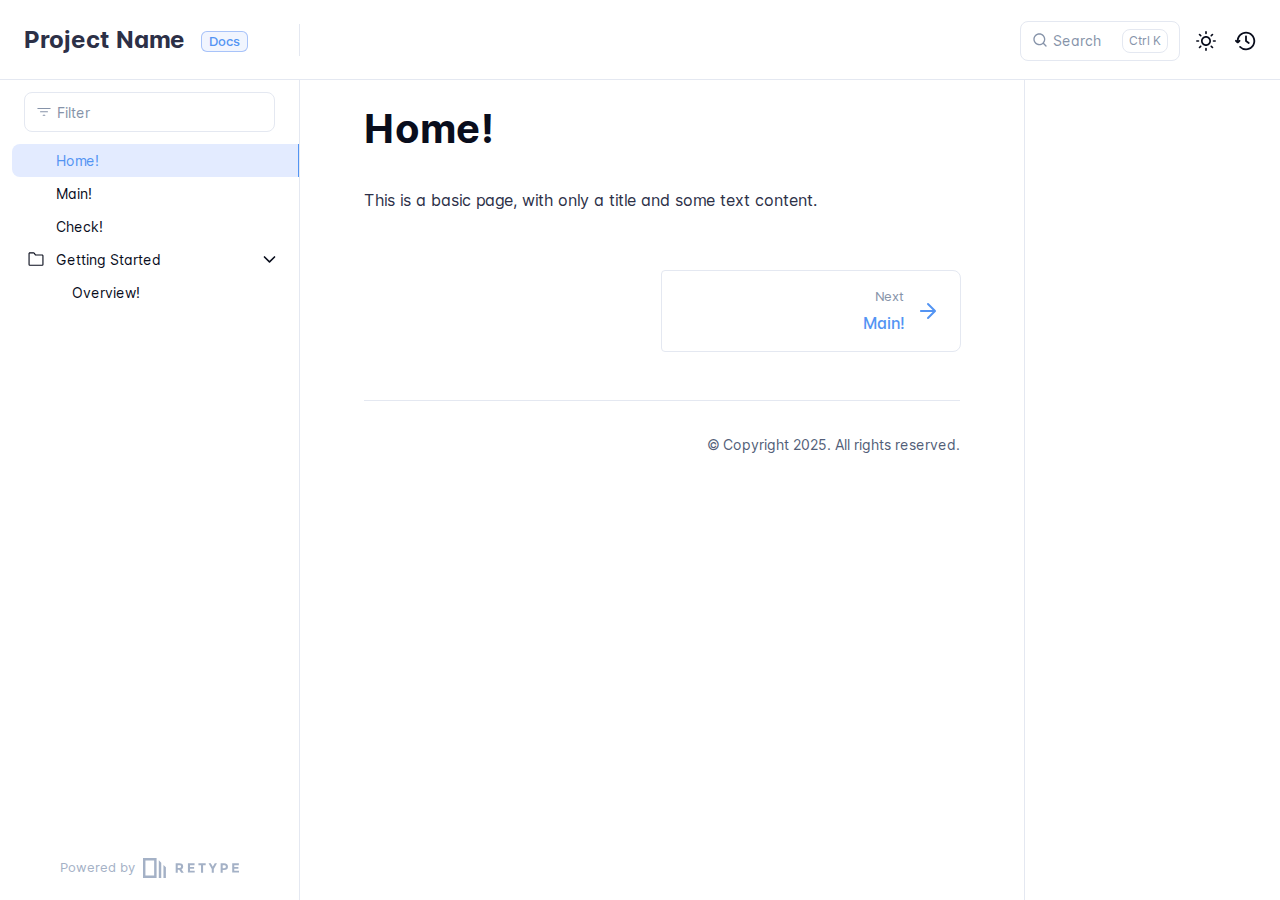
<file: index.html>
<!DOCTYPE html>
<html lang="en" class="h-full">
<head>
    <meta charset="UTF-8">
    <meta name="viewport" content="width=device-width,initial-scale=1">
    <meta name="turbo-cache-control" content="no-cache" data-turbo-track="reload" data-track-token="3.11.0.815733619512">

    <!-- See retype.com -->
    <meta name="generator" content="Retype 3.11.0">

    <!-- Primary Meta Tags -->
    <title>Home!</title>
    <meta name="title" content="Home!">
    <meta name="description" content="This is a basic page, with only a title and some text content.">

    <!-- Canonical -->
    <link rel="canonical" href="https://docs.example.com/">

    <!-- Open Graph / Facebook -->
    <meta property="og:type" content="website">
    <meta property="og:url" content="https://docs.example.com/">
    <meta property="og:title" content="Home!">
    <meta property="og:description" content="This is a basic page, with only a title and some text content.">

    <!-- Twitter -->
    <meta property="twitter:card" content="summary_large_image">
    <meta property="twitter:url" content="https://docs.example.com/">
    <meta property="twitter:title" content="Home!">
    <meta property="twitter:description" content="This is a basic page, with only a title and some text content.">

    <script data-cfasync="false">(function(){var cl=document.documentElement.classList,ls=localStorage.getItem("retype_scheme"),hd=cl.contains("dark"),hl=cl.contains("light"),wm=window.matchMedia&&window.matchMedia("(prefers-color-scheme: dark)").matches;if(ls==="dark"||(!ls&&wm&&!hd&&!hl)){cl.remove("light");cl.add("dark")}else if(ls==="light"||(!ls&&!wm&&!hd&&!hl)){cl.remove("dark");cl.add("light")}})();</script>

    <link href="resources/css/retype.css?v=3.11.0.815733619512" rel="stylesheet">

    <script data-cfasync="false" src="resources/js/config.js?v=3.11.0.815733619512" data-turbo-eval="false" defer></script>
    <script data-cfasync="false" src="resources/js/retype.js?v=3.11.0" data-turbo-eval="false" defer></script>
    <script id="lunr-js" data-cfasync="false" src="resources/js/lunr.js?v=3.11.0.815733619512" data-turbo-eval="false" defer></script>
</head>
<body>
    <div id="retype-app" class="relative text-base antialiased text-base-text bg-base-bg font-body">
        <div class="absolute bottom-0 left-0" style="top: 5rem; right: 50%"></div>
    
        <header id="retype-header" class="sticky top-0 z-30 flex w-full h-16 bg-header-bg border-b border-header-border md:h-20">
            <div class="container relative flex items-center justify-between pr-6 grow md:justify-start">
                <!-- Mobile menu button skeleton -->
                <button v-cloak class="skeleton retype-mobile-menu-button flex items-center justify-center shrink-0 overflow-hidden dark:text-white focus:outline-none rounded-full w-10 h-10 ml-3.5 md:hidden"><svg xmlns="http://www.w3.org/2000/svg" class="mb-px shrink-0" width="24" height="24" viewBox="0 0 24 24" role="presentation" style="margin-bottom: 0px;"><g fill="currentColor"><path d="M2 4h20v2H2zM2 11h20v2H2zM2 18h20v2H2z"></path></g></svg></button>
                <div v-cloak id="retype-sidebar-left-toggle-button"></div>
        
                <!-- Logo -->
                <div class="flex items-center justify-between h-full py-2 md:w-75">
                    <div class="flex items-center px-2 md:px-6">
                        <a id="retype-branding-logo" href="" class="flex items-center leading-snug text-2xl">
                            <span class="dark:text-white font-bold line-clamp-1 md:line-clamp-2">Project Name</span>
                        </a><span id="retype-branding-label" class="inline-flex mt-1 px-2 py-1 ml-4 text-xs font-medium leading-none items-center rounded-md bg-branding-label-bg text-branding-label-text ring-1 ring-branding-label-border ring-inset md:inline-block">Docs</span>
                    </div>
        
                    <span class="hidden h-8 border-r md:inline-block border-base-border"></span>
                </div>
        
                <div class="flex justify-between md:grow">
                    <!-- Top Nav -->
                    <nav id="retype-header-nav" class="hidden md:flex">
                        <ul class="flex flex-col mb-4 md:pl-16 md:mb-0 md:flex-row md:items-center">
                            
                        </ul>
                    </nav>
        
                    <!-- Header Right Skeleton -->
                    <div v-cloak class="flex justify-end grow skeleton">
        
                        <!-- Search input mock -->
                        <div class="relative hidden w-40 lg:block lg:max-w-sm lg:ml-auto">
                            <div class="absolute flex items-center justify-center h-full pl-3 dark:text-dark-300">
                                <svg xmlns="http://www.w3.org/2000/svg" class="icon-base" width="16" height="16" viewBox="0 0 24 24" aria-labelledby="icon" role="presentation" style="margin-bottom: 1px;"><g fill="currentColor" ><path d="M21.71 20.29l-3.68-3.68A8.963 8.963 0 0020 11c0-4.96-4.04-9-9-9s-9 4.04-9 9 4.04 9 9 9c2.12 0 4.07-.74 5.61-1.97l3.68 3.68c.2.19.45.29.71.29s.51-.1.71-.29c.39-.39.39-1.03 0-1.42zM4 11c0-3.86 3.14-7 7-7s7 3.14 7 7c0 1.92-.78 3.66-2.04 4.93-.01.01-.02.01-.02.01-.01.01-.01.01-.01.02A6.98 6.98 0 0111 18c-3.86 0-7-3.14-7-7z" ></path></g></svg>
                            </div>
                            <input class="w-full h-10 placeholder-search-placeholder transition-colors duration-200 ease-in bg-search-bg border border-transparent rounded md:text-sm hover:border-search-border-hover focus:outline-none focus:border-search-border-focus" style="padding: 0.625rem 0.75rem 0.625rem 2rem" type="text" placeholder="Search">
                        </div>
        
                        <!-- Mobile search button -->
                        <div class="flex items-center justify-center w-10 h-10 lg:hidden">
                            <svg xmlns="http://www.w3.org/2000/svg" class="shrink-0 icon-base" width="20" height="20" viewBox="0 0 24 24" aria-labelledby="icon" role="presentation" style="margin-bottom: 0px;"><g fill="currentColor" ><path d="M21.71 20.29l-3.68-3.68A8.963 8.963 0 0020 11c0-4.96-4.04-9-9-9s-9 4.04-9 9 4.04 9 9 9c2.12 0 4.07-.74 5.61-1.97l3.68 3.68c.2.19.45.29.71.29s.51-.1.71-.29c.39-.39.39-1.03 0-1.42zM4 11c0-3.86 3.14-7 7-7s7 3.14 7 7c0 1.92-.78 3.66-2.04 4.93-.01.01-.02.01-.02.01-.01.01-.01.01-.01.02A6.98 6.98 0 0111 18c-3.86 0-7-3.14-7-7z" ></path></g></svg>
                        </div>
        
                        <!-- Dark mode switch placeholder -->
                        <div class="w-10 h-10 lg:ml-2"></div>
        
                        <!-- History button -->
                        <div class="flex items-center justify-center w-10 h-10" style="margin-right: -0.625rem;">
                            <svg xmlns="http://www.w3.org/2000/svg" class="shrink-0 icon-base" width="22" height="22" viewBox="0 0 24 24" aria-labelledby="icon" role="presentation" style="margin-bottom: 0px;"><g fill="currentColor" ><g ><path d="M12.01 6.01c-.55 0-1 .45-1 1V12a1 1 0 00.4.8l3 2.22a.985.985 0 001.39-.2.996.996 0 00-.21-1.4l-2.6-1.92V7.01c.02-.55-.43-1-.98-1z"></path><path d="M12.01 1.91c-5.33 0-9.69 4.16-10.05 9.4l-.29-.26a.997.997 0 10-1.34 1.48l1.97 1.79c.19.17.43.26.67.26s.48-.09.67-.26l1.97-1.79a.997.997 0 10-1.34-1.48l-.31.28c.34-4.14 3.82-7.41 8.05-7.41 4.46 0 8.08 3.63 8.08 8.09s-3.63 8.08-8.08 8.08c-2.18 0-4.22-.85-5.75-2.4a.996.996 0 10-1.42 1.4 10.02 10.02 0 007.17 2.99c5.56 0 10.08-4.52 10.08-10.08.01-5.56-4.52-10.09-10.08-10.09z"></path></g></g></svg>
                        </div>
                    </div>
        
                    <div v-cloak class="flex justify-end grow">
                        <div id="retype-mobile-search-button"></div>
                        <doc-search-desktop></doc-search-desktop>
        
                        <doc-theme-switch class="lg:ml-2"></doc-theme-switch>
                        <doc-history></doc-history>
                    </div>
                </div>
            </div>
        </header>
    
    
        <div id="retype-container" class="container relative flex bg-white">
            <!-- Sidebar Skeleton -->
            <div v-cloak class="fixed flex flex-col shrink-0 duration-300 ease-in-out bg-sidebar-left-bg border-sidebar-left-border sidebar top-20 w-75 border-r h-screen md:sticky transition-transform skeleton">
            
                <div class="flex items-center h-16 px-6">
                    <input class="w-full h-8 px-3 py-2 transition-colors duration-200 ease-linear bg-filter-bg border border-filter-border rounded shadow-none text-sm focus:outline-none focus:border-filter-border-focus" type="text" placeholder="Filter">
                </div>
            
                <div class="pl-6 mt-1 mb-4">
                    <div class="w-32 h-3 mb-4 bg-skeleton-bg rounded-full loading"></div>
                    <div class="w-48 h-3 mb-4 bg-skeleton-bg rounded-full loading"></div>
                    <div class="w-40 h-3 mb-4 bg-skeleton-bg rounded-full loading"></div>
                    <div class="w-32 h-3 mb-4 bg-skeleton-bg rounded-full loading"></div>
                    <div class="w-48 h-3 mb-4 bg-skeleton-bg rounded-full loading"></div>
                    <div class="w-40 h-3 mb-4 bg-skeleton-bg rounded-full loading"></div>
                </div>
            
                <div class="shrink-0 mt-auto bg-transparent dark:border-base-border">
                    <a class="flex items-center justify-center flex-nowrap h-16 text-gray-350 dark:text-dark-400 hover:text-gray-600 dark:hover:text-dark-300 transition-colors duration-150 ease-in docs-powered-by" target="_blank" href="https://retype.com/" rel="noopener">
                        <span class="text-xs whitespace-nowrap">Powered by</span>
                        <svg xmlns="http://www.w3.org/2000/svg" class="ml-2" fill="currentColor" width="96" height="20" overflow="visible"><path d="M0 0v20h13.59V0H0zm11.15 17.54H2.44V2.46h8.71v15.08zM15.8 20h2.44V4.67L15.8 2.22zM20.45 6.89V20h2.44V9.34z"/><g><path d="M40.16 8.44c0 1.49-.59 2.45-1.75 2.88l2.34 3.32h-2.53l-2.04-2.96h-1.43v2.96h-2.06V5.36h3.5c1.43 0 2.46.24 3.07.73s.9 1.27.9 2.35zm-2.48 1.1c.26-.23.38-.59.38-1.09 0-.5-.13-.84-.4-1.03s-.73-.28-1.39-.28h-1.54v2.75h1.5c.72 0 1.2-.12 1.45-.35zM51.56 5.36V7.2h-4.59v1.91h4.13v1.76h-4.13v1.92h4.74v1.83h-6.79V5.36h6.64zM60.09 7.15v7.48h-2.06V7.15h-2.61V5.36h7.28v1.79h-2.61zM70.81 14.64h-2.06v-3.66l-3.19-5.61h2.23l1.99 3.45 1.99-3.45H74l-3.19 5.61v3.66zM83.99 6.19c.65.55.97 1.4.97 2.55s-.33 1.98-1 2.51-1.68.8-3.04.8h-1.23v2.59h-2.06V5.36h3.26c1.42 0 2.45.28 3.1.83zm-1.51 3.65c.25-.28.37-.69.37-1.22s-.16-.92-.48-1.14c-.32-.23-.82-.34-1.5-.34H79.7v3.12h1.38c.68 0 1.15-.14 1.4-.42zM95.85 5.36V7.2h-4.59v1.91h4.13v1.76h-4.13v1.92H96v1.83h-6.79V5.36h6.64z"/></g></svg>
                    </a>
                </div>
            </div>
            
            <!-- Sidebar component -->
            <doc-sidebar v-cloak>
                <template #sidebar-footer>
                    <div class="shrink-0 mt-auto border-t md:bg-transparent md:border-none dark:border-base-border">
            
                        <a class="flex items-center justify-center flex-nowrap h-16 text-gray-350 dark:text-dark-400 hover:text-gray-600 dark:hover:text-dark-300 transition-colors duration-150 ease-in docs-powered-by" target="_blank" href="https://retype.com/" rel="noopener">
                            <span class="text-xs whitespace-nowrap">Powered by</span>
                            <svg xmlns="http://www.w3.org/2000/svg" class="ml-2" fill="currentColor" width="96" height="20" overflow="visible"><path d="M0 0v20h13.59V0H0zm11.15 17.54H2.44V2.46h8.71v15.08zM15.8 20h2.44V4.67L15.8 2.22zM20.45 6.89V20h2.44V9.34z"/><g><path d="M40.16 8.44c0 1.49-.59 2.45-1.75 2.88l2.34 3.32h-2.53l-2.04-2.96h-1.43v2.96h-2.06V5.36h3.5c1.43 0 2.46.24 3.07.73s.9 1.27.9 2.35zm-2.48 1.1c.26-.23.38-.59.38-1.09 0-.5-.13-.84-.4-1.03s-.73-.28-1.39-.28h-1.54v2.75h1.5c.72 0 1.2-.12 1.45-.35zM51.56 5.36V7.2h-4.59v1.91h4.13v1.76h-4.13v1.92h4.74v1.83h-6.79V5.36h6.64zM60.09 7.15v7.48h-2.06V7.15h-2.61V5.36h7.28v1.79h-2.61zM70.81 14.64h-2.06v-3.66l-3.19-5.61h2.23l1.99 3.45 1.99-3.45H74l-3.19 5.61v3.66zM83.99 6.19c.65.55.97 1.4.97 2.55s-.33 1.98-1 2.51-1.68.8-3.04.8h-1.23v2.59h-2.06V5.36h3.26c1.42 0 2.45.28 3.1.83zm-1.51 3.65c.25-.28.37-.69.37-1.22s-.16-.92-.48-1.14c-.32-.23-.82-.34-1.5-.34H79.7v3.12h1.38c.68 0 1.15-.14 1.4-.42zM95.85 5.36V7.2h-4.59v1.91h4.13v1.76h-4.13v1.92H96v1.83h-6.79V5.36h6.64z"/></g></svg>
                        </a>
                    </div>
                </template>
            </doc-sidebar>
    
            <div class="grow min-w-0 bg-body-bg">
                <!-- Render "toolbar" template here on api pages --><!-- Render page content -->
                <div class="flex">
                    <div id="retype-main" class="min-w-0 p-4 grow md:px-16">
                        <main class="relative pb-12 lg:pt-2">
                            <div class="retype-markdown" id="retype-content">
                                <!-- Rendered if sidebar right is enabled -->
                                <div id="retype-sidebar-right-toggle"></div>
                                <!-- Page content  -->
<doc-anchor-target id="home" class="break-words">
    <h1>
        <doc-anchor-trigger class="header-anchor-trigger" to="#home">#</doc-anchor-trigger>
        <span>Home!</span>
    </h1>
</doc-anchor-target>
<p>This is a basic page, with only a title and some text content.</p>

                                
                                <!-- Required only on API pages -->
                                <doc-toolbar-member-filter-no-results></doc-toolbar-member-filter-no-results>
                            </div>
                            <footer id="retype-content-footer" class="clear-both">
                            
                                <nav id="retype-nextprev" class="print:hidden flex mt-14">
                                    <div class="w-1/2">
                                    </div>
                            
                                    <div class="w-1/2">
                                        <a class="px-5 py-4 -mx-px h-full flex items-center justify-end break-normal font-medium text-body-link border border-base-border hover:border-base-border-hover rounded-l rounded-r-lg transition-colors duration-150 relative hover:z-5" href="main/">
                                            <span>
                                                <span class="block text-xs font-normal text-right text-base-text-muted">Next</span>
                                                <span class="block mt-1">Main!</span>
                                            </span>
                                            <svg xmlns="http://www.w3.org/2000/svg" class="ml-3" width="24" height="24" viewBox="0 0 24 24" fill="currentColor" overflow="visible"><path d="M19.92 12.38a1 1 0 00-.22-1.09l-7-7a.996.996 0 10-1.41 1.41l5.3 5.3H5c-.55 0-1 .45-1 1s.45 1 1 1h11.59l-5.29 5.29a.996.996 0 000 1.41c.19.2.44.3.7.3s.51-.1.71-.29l7-7c.09-.09.16-.21.21-.33z" /><path fill="none" d="M0 0h24v24H0z" /></svg>
                                        </a>
                                    </div>
                                </nav>
                            </footer>
                        </main>
                
                        <div id="retype-page-footer" class="print:border-none border-t border-base-border pt-6 mb-8">
                            <footer class="flex flex-wrap items-center justify-between print:justify-center">
                                <div id="retype-footer-links" class="print:hidden">
                                    <ul class="flex flex-wrap items-center text-sm">
                                    </ul>
                                </div>
                                <div id="retype-copyright" class="print:justify-center py-2 text-footer-text font-footer-link-weight text-sm leading-relaxed"><p>© Copyright 2025. All rights reserved.</p></div>
                            </footer>
                        </div>
                    </div>
                
                    <!-- Rendered if sidebar right is enabled -->
                    <!-- Sidebar right skeleton-->
                    <div v-cloak class="fixed top-0 bottom-0 right-0 translate-x-full bg-sidebar-right-bg border-sidebar-right-border lg:sticky lg:border-l lg:shrink-0 lg:pt-6 lg:transform-none sm:w-1/2 lg:w-64 lg:z-0 md:w-104 sidebar-right skeleton">
                        <div class="pl-5">
                            <div class="w-32 h-3 mb-4 bg-skeleton-bg rounded-full loading"></div>
                            <div class="w-48 h-3 mb-4 bg-skeleton-bg rounded-full loading"></div>
                            <div class="w-40 h-3 mb-4 bg-skeleton-bg rounded-full loading"></div>
                        </div>
                    </div>
                
                    <!-- User should be able to hide sidebar right -->
                    <doc-sidebar-right v-cloak></doc-sidebar-right>
                </div>

            </div>
        </div>
    
        <doc-search-mobile></doc-search-mobile>
        <doc-back-to-top></doc-back-to-top>
    </div>


    <div id="retype-overlay-target"></div>

    <script data-cfasync="false">window.__DOCS__ = { "title": "Home!", isRoot: true, level: 0, icon: "file", hasPrism: false, hasMermaid: false, hasMath: false, tocDepth: 23 }</script>
</body>
</html>
</file>
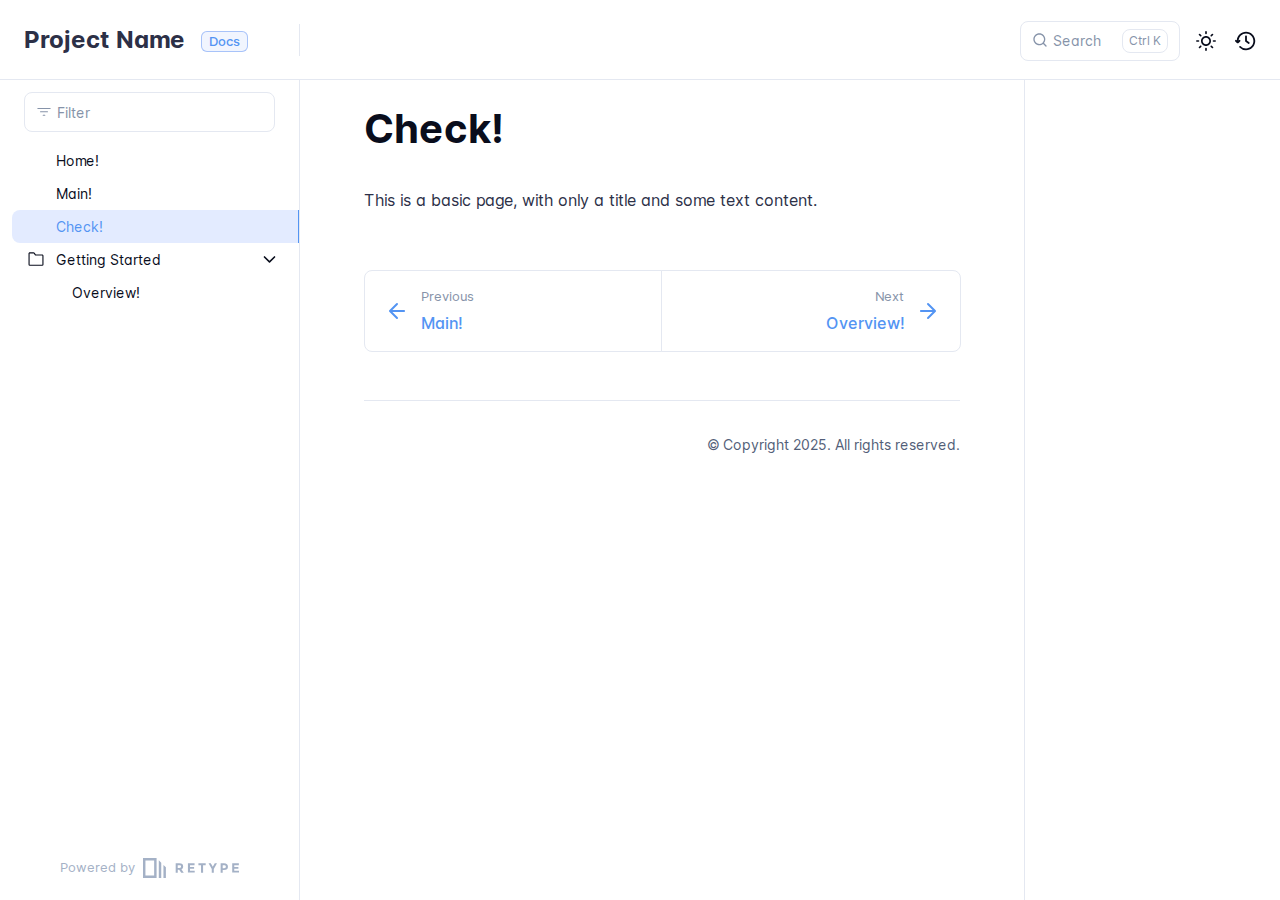
<file: a/index.html>
<!DOCTYPE html>
<html lang="en" class="h-full">
<head>
    <meta charset="UTF-8">
    <meta name="viewport" content="width=device-width,initial-scale=1">
    <meta name="turbo-cache-control" content="no-cache" data-turbo-track="reload" data-track-token="3.11.0.815733619512">

    <!-- See retype.com -->
    <meta name="generator" content="Retype 3.11.0">

    <!-- Primary Meta Tags -->
    <title>Check!</title>
    <meta name="title" content="Check!">
    <meta name="description" content="This is a basic page, with only a title and some text content.">

    <!-- Canonical -->
    <link rel="canonical" href="https://docs.example.com/a/">

    <!-- Open Graph / Facebook -->
    <meta property="og:type" content="website">
    <meta property="og:url" content="https://docs.example.com/a/">
    <meta property="og:title" content="Check!">
    <meta property="og:description" content="This is a basic page, with only a title and some text content.">

    <!-- Twitter -->
    <meta property="twitter:card" content="summary_large_image">
    <meta property="twitter:url" content="https://docs.example.com/a/">
    <meta property="twitter:title" content="Check!">
    <meta property="twitter:description" content="This is a basic page, with only a title and some text content.">

    <script data-cfasync="false">(function(){var cl=document.documentElement.classList,ls=localStorage.getItem("retype_scheme"),hd=cl.contains("dark"),hl=cl.contains("light"),wm=window.matchMedia&&window.matchMedia("(prefers-color-scheme: dark)").matches;if(ls==="dark"||(!ls&&wm&&!hd&&!hl)){cl.remove("light");cl.add("dark")}else if(ls==="light"||(!ls&&!wm&&!hd&&!hl)){cl.remove("dark");cl.add("light")}})();</script>

    <link href="../resources/css/retype.css?v=3.11.0.815733619512" rel="stylesheet">

    <script data-cfasync="false" src="../resources/js/config.js?v=3.11.0.815733619512" data-turbo-eval="false" defer></script>
    <script data-cfasync="false" src="../resources/js/retype.js?v=3.11.0" data-turbo-eval="false" defer></script>
    <script id="lunr-js" data-cfasync="false" src="../resources/js/lunr.js?v=3.11.0.815733619512" data-turbo-eval="false" defer></script>
</head>
<body>
    <div id="retype-app" class="relative text-base antialiased text-base-text bg-base-bg font-body">
        <div class="absolute bottom-0 left-0" style="top: 5rem; right: 50%"></div>
    
        <header id="retype-header" class="sticky top-0 z-30 flex w-full h-16 bg-header-bg border-b border-header-border md:h-20">
            <div class="container relative flex items-center justify-between pr-6 grow md:justify-start">
                <!-- Mobile menu button skeleton -->
                <button v-cloak class="skeleton retype-mobile-menu-button flex items-center justify-center shrink-0 overflow-hidden dark:text-white focus:outline-none rounded-full w-10 h-10 ml-3.5 md:hidden"><svg xmlns="http://www.w3.org/2000/svg" class="mb-px shrink-0" width="24" height="24" viewBox="0 0 24 24" role="presentation" style="margin-bottom: 0px;"><g fill="currentColor"><path d="M2 4h20v2H2zM2 11h20v2H2zM2 18h20v2H2z"></path></g></svg></button>
                <div v-cloak id="retype-sidebar-left-toggle-button"></div>
        
                <!-- Logo -->
                <div class="flex items-center justify-between h-full py-2 md:w-75">
                    <div class="flex items-center px-2 md:px-6">
                        <a id="retype-branding-logo" href="../" class="flex items-center leading-snug text-2xl">
                            <span class="dark:text-white font-bold line-clamp-1 md:line-clamp-2">Project Name</span>
                        </a><span id="retype-branding-label" class="inline-flex mt-1 px-2 py-1 ml-4 text-xs font-medium leading-none items-center rounded-md bg-branding-label-bg text-branding-label-text ring-1 ring-branding-label-border ring-inset md:inline-block">Docs</span>
                    </div>
        
                    <span class="hidden h-8 border-r md:inline-block border-base-border"></span>
                </div>
        
                <div class="flex justify-between md:grow">
                    <!-- Top Nav -->
                    <nav id="retype-header-nav" class="hidden md:flex">
                        <ul class="flex flex-col mb-4 md:pl-16 md:mb-0 md:flex-row md:items-center">
                            
                        </ul>
                    </nav>
        
                    <!-- Header Right Skeleton -->
                    <div v-cloak class="flex justify-end grow skeleton">
        
                        <!-- Search input mock -->
                        <div class="relative hidden w-40 lg:block lg:max-w-sm lg:ml-auto">
                            <div class="absolute flex items-center justify-center h-full pl-3 dark:text-dark-300">
                                <svg xmlns="http://www.w3.org/2000/svg" class="icon-base" width="16" height="16" viewBox="0 0 24 24" aria-labelledby="icon" role="presentation" style="margin-bottom: 1px;"><g fill="currentColor" ><path d="M21.71 20.29l-3.68-3.68A8.963 8.963 0 0020 11c0-4.96-4.04-9-9-9s-9 4.04-9 9 4.04 9 9 9c2.12 0 4.07-.74 5.61-1.97l3.68 3.68c.2.19.45.29.71.29s.51-.1.71-.29c.39-.39.39-1.03 0-1.42zM4 11c0-3.86 3.14-7 7-7s7 3.14 7 7c0 1.92-.78 3.66-2.04 4.93-.01.01-.02.01-.02.01-.01.01-.01.01-.01.02A6.98 6.98 0 0111 18c-3.86 0-7-3.14-7-7z" ></path></g></svg>
                            </div>
                            <input class="w-full h-10 placeholder-search-placeholder transition-colors duration-200 ease-in bg-search-bg border border-transparent rounded md:text-sm hover:border-search-border-hover focus:outline-none focus:border-search-border-focus" style="padding: 0.625rem 0.75rem 0.625rem 2rem" type="text" placeholder="Search">
                        </div>
        
                        <!-- Mobile search button -->
                        <div class="flex items-center justify-center w-10 h-10 lg:hidden">
                            <svg xmlns="http://www.w3.org/2000/svg" class="shrink-0 icon-base" width="20" height="20" viewBox="0 0 24 24" aria-labelledby="icon" role="presentation" style="margin-bottom: 0px;"><g fill="currentColor" ><path d="M21.71 20.29l-3.68-3.68A8.963 8.963 0 0020 11c0-4.96-4.04-9-9-9s-9 4.04-9 9 4.04 9 9 9c2.12 0 4.07-.74 5.61-1.97l3.68 3.68c.2.19.45.29.71.29s.51-.1.71-.29c.39-.39.39-1.03 0-1.42zM4 11c0-3.86 3.14-7 7-7s7 3.14 7 7c0 1.92-.78 3.66-2.04 4.93-.01.01-.02.01-.02.01-.01.01-.01.01-.01.02A6.98 6.98 0 0111 18c-3.86 0-7-3.14-7-7z" ></path></g></svg>
                        </div>
        
                        <!-- Dark mode switch placeholder -->
                        <div class="w-10 h-10 lg:ml-2"></div>
        
                        <!-- History button -->
                        <div class="flex items-center justify-center w-10 h-10" style="margin-right: -0.625rem;">
                            <svg xmlns="http://www.w3.org/2000/svg" class="shrink-0 icon-base" width="22" height="22" viewBox="0 0 24 24" aria-labelledby="icon" role="presentation" style="margin-bottom: 0px;"><g fill="currentColor" ><g ><path d="M12.01 6.01c-.55 0-1 .45-1 1V12a1 1 0 00.4.8l3 2.22a.985.985 0 001.39-.2.996.996 0 00-.21-1.4l-2.6-1.92V7.01c.02-.55-.43-1-.98-1z"></path><path d="M12.01 1.91c-5.33 0-9.69 4.16-10.05 9.4l-.29-.26a.997.997 0 10-1.34 1.48l1.97 1.79c.19.17.43.26.67.26s.48-.09.67-.26l1.97-1.79a.997.997 0 10-1.34-1.48l-.31.28c.34-4.14 3.82-7.41 8.05-7.41 4.46 0 8.08 3.63 8.08 8.09s-3.63 8.08-8.08 8.08c-2.18 0-4.22-.85-5.75-2.4a.996.996 0 10-1.42 1.4 10.02 10.02 0 007.17 2.99c5.56 0 10.08-4.52 10.08-10.08.01-5.56-4.52-10.09-10.08-10.09z"></path></g></g></svg>
                        </div>
                    </div>
        
                    <div v-cloak class="flex justify-end grow">
                        <div id="retype-mobile-search-button"></div>
                        <doc-search-desktop></doc-search-desktop>
        
                        <doc-theme-switch class="lg:ml-2"></doc-theme-switch>
                        <doc-history></doc-history>
                    </div>
                </div>
            </div>
        </header>
    
    
        <div id="retype-container" class="container relative flex bg-white">
            <!-- Sidebar Skeleton -->
            <div v-cloak class="fixed flex flex-col shrink-0 duration-300 ease-in-out bg-sidebar-left-bg border-sidebar-left-border sidebar top-20 w-75 border-r h-screen md:sticky transition-transform skeleton">
            
                <div class="flex items-center h-16 px-6">
                    <input class="w-full h-8 px-3 py-2 transition-colors duration-200 ease-linear bg-filter-bg border border-filter-border rounded shadow-none text-sm focus:outline-none focus:border-filter-border-focus" type="text" placeholder="Filter">
                </div>
            
                <div class="pl-6 mt-1 mb-4">
                    <div class="w-32 h-3 mb-4 bg-skeleton-bg rounded-full loading"></div>
                    <div class="w-48 h-3 mb-4 bg-skeleton-bg rounded-full loading"></div>
                    <div class="w-40 h-3 mb-4 bg-skeleton-bg rounded-full loading"></div>
                    <div class="w-32 h-3 mb-4 bg-skeleton-bg rounded-full loading"></div>
                    <div class="w-48 h-3 mb-4 bg-skeleton-bg rounded-full loading"></div>
                    <div class="w-40 h-3 mb-4 bg-skeleton-bg rounded-full loading"></div>
                </div>
            
                <div class="shrink-0 mt-auto bg-transparent dark:border-base-border">
                    <a class="flex items-center justify-center flex-nowrap h-16 text-gray-350 dark:text-dark-400 hover:text-gray-600 dark:hover:text-dark-300 transition-colors duration-150 ease-in docs-powered-by" target="_blank" href="https://retype.com/" rel="noopener">
                        <span class="text-xs whitespace-nowrap">Powered by</span>
                        <svg xmlns="http://www.w3.org/2000/svg" class="ml-2" fill="currentColor" width="96" height="20" overflow="visible"><path d="M0 0v20h13.59V0H0zm11.15 17.54H2.44V2.46h8.71v15.08zM15.8 20h2.44V4.67L15.8 2.22zM20.45 6.89V20h2.44V9.34z"/><g><path d="M40.16 8.44c0 1.49-.59 2.45-1.75 2.88l2.34 3.32h-2.53l-2.04-2.96h-1.43v2.96h-2.06V5.36h3.5c1.43 0 2.46.24 3.07.73s.9 1.27.9 2.35zm-2.48 1.1c.26-.23.38-.59.38-1.09 0-.5-.13-.84-.4-1.03s-.73-.28-1.39-.28h-1.54v2.75h1.5c.72 0 1.2-.12 1.45-.35zM51.56 5.36V7.2h-4.59v1.91h4.13v1.76h-4.13v1.92h4.74v1.83h-6.79V5.36h6.64zM60.09 7.15v7.48h-2.06V7.15h-2.61V5.36h7.28v1.79h-2.61zM70.81 14.64h-2.06v-3.66l-3.19-5.61h2.23l1.99 3.45 1.99-3.45H74l-3.19 5.61v3.66zM83.99 6.19c.65.55.97 1.4.97 2.55s-.33 1.98-1 2.51-1.68.8-3.04.8h-1.23v2.59h-2.06V5.36h3.26c1.42 0 2.45.28 3.1.83zm-1.51 3.65c.25-.28.37-.69.37-1.22s-.16-.92-.48-1.14c-.32-.23-.82-.34-1.5-.34H79.7v3.12h1.38c.68 0 1.15-.14 1.4-.42zM95.85 5.36V7.2h-4.59v1.91h4.13v1.76h-4.13v1.92H96v1.83h-6.79V5.36h6.64z"/></g></svg>
                    </a>
                </div>
            </div>
            
            <!-- Sidebar component -->
            <doc-sidebar v-cloak>
                <template #sidebar-footer>
                    <div class="shrink-0 mt-auto border-t md:bg-transparent md:border-none dark:border-base-border">
            
                        <a class="flex items-center justify-center flex-nowrap h-16 text-gray-350 dark:text-dark-400 hover:text-gray-600 dark:hover:text-dark-300 transition-colors duration-150 ease-in docs-powered-by" target="_blank" href="https://retype.com/" rel="noopener">
                            <span class="text-xs whitespace-nowrap">Powered by</span>
                            <svg xmlns="http://www.w3.org/2000/svg" class="ml-2" fill="currentColor" width="96" height="20" overflow="visible"><path d="M0 0v20h13.59V0H0zm11.15 17.54H2.44V2.46h8.71v15.08zM15.8 20h2.44V4.67L15.8 2.22zM20.45 6.89V20h2.44V9.34z"/><g><path d="M40.16 8.44c0 1.49-.59 2.45-1.75 2.88l2.34 3.32h-2.53l-2.04-2.96h-1.43v2.96h-2.06V5.36h3.5c1.43 0 2.46.24 3.07.73s.9 1.27.9 2.35zm-2.48 1.1c.26-.23.38-.59.38-1.09 0-.5-.13-.84-.4-1.03s-.73-.28-1.39-.28h-1.54v2.75h1.5c.72 0 1.2-.12 1.45-.35zM51.56 5.36V7.2h-4.59v1.91h4.13v1.76h-4.13v1.92h4.74v1.83h-6.79V5.36h6.64zM60.09 7.15v7.48h-2.06V7.15h-2.61V5.36h7.28v1.79h-2.61zM70.81 14.64h-2.06v-3.66l-3.19-5.61h2.23l1.99 3.45 1.99-3.45H74l-3.19 5.61v3.66zM83.99 6.19c.65.55.97 1.4.97 2.55s-.33 1.98-1 2.51-1.68.8-3.04.8h-1.23v2.59h-2.06V5.36h3.26c1.42 0 2.45.28 3.1.83zm-1.51 3.65c.25-.28.37-.69.37-1.22s-.16-.92-.48-1.14c-.32-.23-.82-.34-1.5-.34H79.7v3.12h1.38c.68 0 1.15-.14 1.4-.42zM95.85 5.36V7.2h-4.59v1.91h4.13v1.76h-4.13v1.92H96v1.83h-6.79V5.36h6.64z"/></g></svg>
                        </a>
                    </div>
                </template>
            </doc-sidebar>
    
            <div class="grow min-w-0 bg-body-bg">
                <!-- Render "toolbar" template here on api pages --><!-- Render page content -->
                <div class="flex">
                    <div id="retype-main" class="min-w-0 p-4 grow md:px-16">
                        <main class="relative pb-12 lg:pt-2">
                            <div class="retype-markdown" id="retype-content">
                                <!-- Rendered if sidebar right is enabled -->
                                <div id="retype-sidebar-right-toggle"></div>
                                <!-- Page content  -->
<doc-anchor-target id="check" class="break-words">
    <h1>
        <doc-anchor-trigger class="header-anchor-trigger" to="#check">#</doc-anchor-trigger>
        <span>Check!</span>
    </h1>
</doc-anchor-target>
<p>This is a basic page, with only a title and some text content.</p>

                                
                                <!-- Required only on API pages -->
                                <doc-toolbar-member-filter-no-results></doc-toolbar-member-filter-no-results>
                            </div>
                            <footer id="retype-content-footer" class="clear-both">
                            
                                <nav id="retype-nextprev" class="print:hidden flex mt-14">
                                    <div class="w-1/2">
                                        <a class="px-5 py-4 h-full flex items-center break-normal font-medium text-body-link border border-base-border hover:border-base-border-hover rounded-l-lg transition-colors duration-150 relative hover:z-5" href="../main/">
                                            <svg xmlns="http://www.w3.org/2000/svg" class="mr-3" width="24" height="24" viewBox="0 0 24 24" fill="currentColor" overflow="visible"><path d="M19 11H7.41l5.29-5.29a.996.996 0 10-1.41-1.41l-7 7a1 1 0 000 1.42l7 7a1.024 1.024 0 001.42-.01.996.996 0 000-1.41L7.41 13H19c.55 0 1-.45 1-1s-.45-1-1-1z" /><path fill="none" d="M0 0h24v24H0z" /></svg>
                                            <span>
                                                <span class="block text-xs font-normal text-base-text-muted">Previous</span>
                                                <span class="block mt-1">Main!</span>
                                            </span>
                                        </a>
                                    </div>
                            
                                    <div class="w-1/2">
                                        <a class="px-5 py-4 -mx-px h-full flex items-center justify-end break-normal font-medium text-body-link border border-base-border hover:border-base-border-hover rounded-r-lg transition-colors duration-150 relative hover:z-5" href="../getting_started/overview/">
                                            <span>
                                                <span class="block text-xs font-normal text-right text-base-text-muted">Next</span>
                                                <span class="block mt-1">Overview!</span>
                                            </span>
                                            <svg xmlns="http://www.w3.org/2000/svg" class="ml-3" width="24" height="24" viewBox="0 0 24 24" fill="currentColor" overflow="visible"><path d="M19.92 12.38a1 1 0 00-.22-1.09l-7-7a.996.996 0 10-1.41 1.41l5.3 5.3H5c-.55 0-1 .45-1 1s.45 1 1 1h11.59l-5.29 5.29a.996.996 0 000 1.41c.19.2.44.3.7.3s.51-.1.71-.29l7-7c.09-.09.16-.21.21-.33z" /><path fill="none" d="M0 0h24v24H0z" /></svg>
                                        </a>
                                    </div>
                                </nav>
                            </footer>
                        </main>
                
                        <div id="retype-page-footer" class="print:border-none border-t border-base-border pt-6 mb-8">
                            <footer class="flex flex-wrap items-center justify-between print:justify-center">
                                <div id="retype-footer-links" class="print:hidden">
                                    <ul class="flex flex-wrap items-center text-sm">
                                    </ul>
                                </div>
                                <div id="retype-copyright" class="print:justify-center py-2 text-footer-text font-footer-link-weight text-sm leading-relaxed"><p>© Copyright 2025. All rights reserved.</p></div>
                            </footer>
                        </div>
                    </div>
                
                    <!-- Rendered if sidebar right is enabled -->
                    <!-- Sidebar right skeleton-->
                    <div v-cloak class="fixed top-0 bottom-0 right-0 translate-x-full bg-sidebar-right-bg border-sidebar-right-border lg:sticky lg:border-l lg:shrink-0 lg:pt-6 lg:transform-none sm:w-1/2 lg:w-64 lg:z-0 md:w-104 sidebar-right skeleton">
                        <div class="pl-5">
                            <div class="w-32 h-3 mb-4 bg-skeleton-bg rounded-full loading"></div>
                            <div class="w-48 h-3 mb-4 bg-skeleton-bg rounded-full loading"></div>
                            <div class="w-40 h-3 mb-4 bg-skeleton-bg rounded-full loading"></div>
                        </div>
                    </div>
                
                    <!-- User should be able to hide sidebar right -->
                    <doc-sidebar-right v-cloak></doc-sidebar-right>
                </div>

            </div>
        </div>
    
        <doc-search-mobile></doc-search-mobile>
        <doc-back-to-top></doc-back-to-top>
    </div>


    <div id="retype-overlay-target"></div>

    <script data-cfasync="false">window.__DOCS__ = { "title": "Check!", level: 1, icon: "file", hasPrism: false, hasMermaid: false, hasMath: false, tocDepth: 23 }</script>
</body>
</html>
</file>
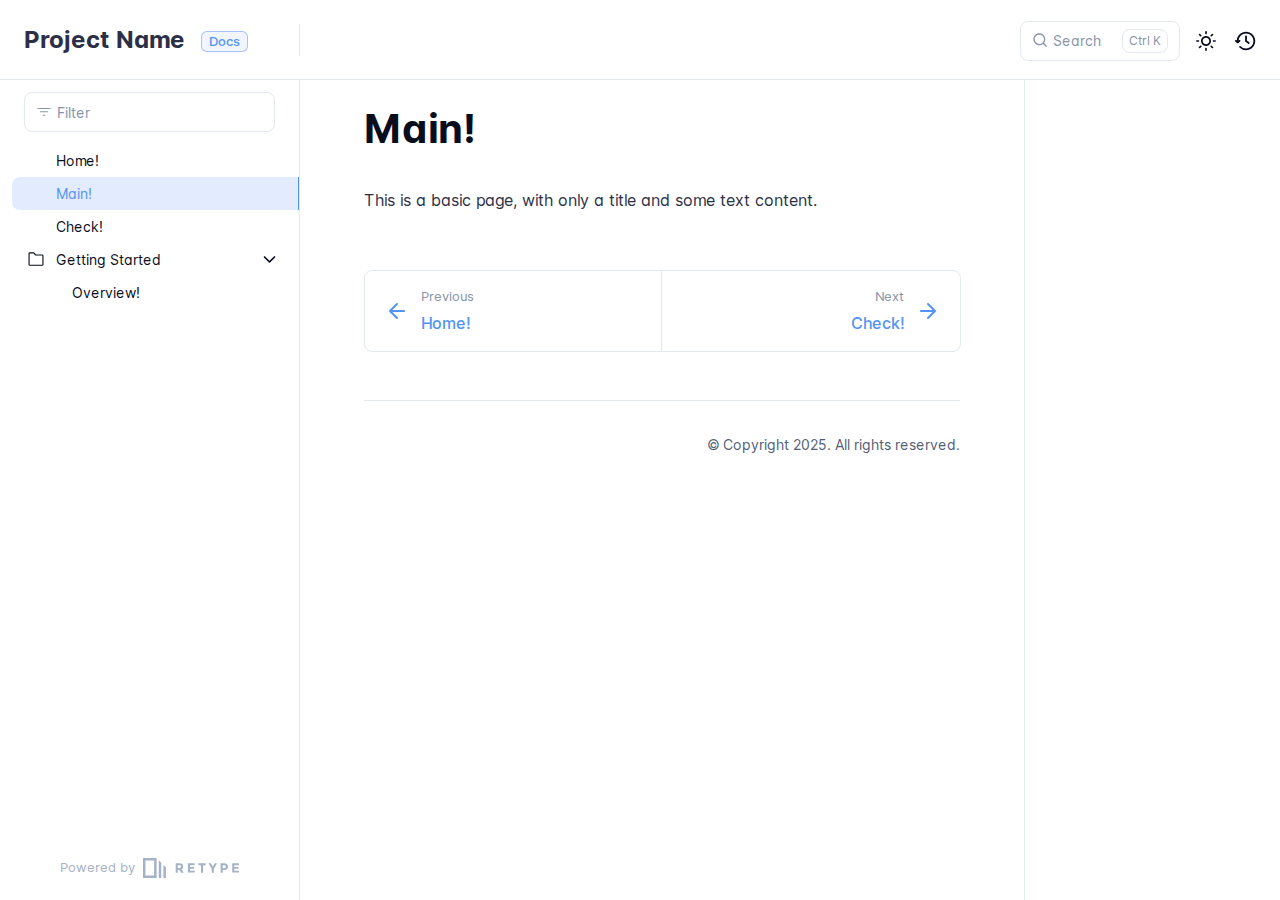
<file: main/index.html>
<!DOCTYPE html>
<html lang="en" class="h-full">
<head>
    <meta charset="UTF-8">
    <meta name="viewport" content="width=device-width,initial-scale=1">
    <meta name="turbo-cache-control" content="no-cache" data-turbo-track="reload" data-track-token="3.11.0.815733619512">

    <!-- See retype.com -->
    <meta name="generator" content="Retype 3.11.0">

    <!-- Primary Meta Tags -->
    <title>Main!</title>
    <meta name="title" content="Main!">
    <meta name="description" content="This is a basic page, with only a title and some text content.">

    <!-- Canonical -->
    <link rel="canonical" href="https://docs.example.com/main/">

    <!-- Open Graph / Facebook -->
    <meta property="og:type" content="website">
    <meta property="og:url" content="https://docs.example.com/main/">
    <meta property="og:title" content="Main!">
    <meta property="og:description" content="This is a basic page, with only a title and some text content.">

    <!-- Twitter -->
    <meta property="twitter:card" content="summary_large_image">
    <meta property="twitter:url" content="https://docs.example.com/main/">
    <meta property="twitter:title" content="Main!">
    <meta property="twitter:description" content="This is a basic page, with only a title and some text content.">

    <script data-cfasync="false">(function(){var cl=document.documentElement.classList,ls=localStorage.getItem("retype_scheme"),hd=cl.contains("dark"),hl=cl.contains("light"),wm=window.matchMedia&&window.matchMedia("(prefers-color-scheme: dark)").matches;if(ls==="dark"||(!ls&&wm&&!hd&&!hl)){cl.remove("light");cl.add("dark")}else if(ls==="light"||(!ls&&!wm&&!hd&&!hl)){cl.remove("dark");cl.add("light")}})();</script>

    <link href="../resources/css/retype.css?v=3.11.0.815733619512" rel="stylesheet">

    <script data-cfasync="false" src="../resources/js/config.js?v=3.11.0.815733619512" data-turbo-eval="false" defer></script>
    <script data-cfasync="false" src="../resources/js/retype.js?v=3.11.0" data-turbo-eval="false" defer></script>
    <script id="lunr-js" data-cfasync="false" src="../resources/js/lunr.js?v=3.11.0.815733619512" data-turbo-eval="false" defer></script>
</head>
<body>
    <div id="retype-app" class="relative text-base antialiased text-base-text bg-base-bg font-body">
        <div class="absolute bottom-0 left-0" style="top: 5rem; right: 50%"></div>
    
        <header id="retype-header" class="sticky top-0 z-30 flex w-full h-16 bg-header-bg border-b border-header-border md:h-20">
            <div class="container relative flex items-center justify-between pr-6 grow md:justify-start">
                <!-- Mobile menu button skeleton -->
                <button v-cloak class="skeleton retype-mobile-menu-button flex items-center justify-center shrink-0 overflow-hidden dark:text-white focus:outline-none rounded-full w-10 h-10 ml-3.5 md:hidden"><svg xmlns="http://www.w3.org/2000/svg" class="mb-px shrink-0" width="24" height="24" viewBox="0 0 24 24" role="presentation" style="margin-bottom: 0px;"><g fill="currentColor"><path d="M2 4h20v2H2zM2 11h20v2H2zM2 18h20v2H2z"></path></g></svg></button>
                <div v-cloak id="retype-sidebar-left-toggle-button"></div>
        
                <!-- Logo -->
                <div class="flex items-center justify-between h-full py-2 md:w-75">
                    <div class="flex items-center px-2 md:px-6">
                        <a id="retype-branding-logo" href="../" class="flex items-center leading-snug text-2xl">
                            <span class="dark:text-white font-bold line-clamp-1 md:line-clamp-2">Project Name</span>
                        </a><span id="retype-branding-label" class="inline-flex mt-1 px-2 py-1 ml-4 text-xs font-medium leading-none items-center rounded-md bg-branding-label-bg text-branding-label-text ring-1 ring-branding-label-border ring-inset md:inline-block">Docs</span>
                    </div>
        
                    <span class="hidden h-8 border-r md:inline-block border-base-border"></span>
                </div>
        
                <div class="flex justify-between md:grow">
                    <!-- Top Nav -->
                    <nav id="retype-header-nav" class="hidden md:flex">
                        <ul class="flex flex-col mb-4 md:pl-16 md:mb-0 md:flex-row md:items-center">
                            
                        </ul>
                    </nav>
        
                    <!-- Header Right Skeleton -->
                    <div v-cloak class="flex justify-end grow skeleton">
        
                        <!-- Search input mock -->
                        <div class="relative hidden w-40 lg:block lg:max-w-sm lg:ml-auto">
                            <div class="absolute flex items-center justify-center h-full pl-3 dark:text-dark-300">
                                <svg xmlns="http://www.w3.org/2000/svg" class="icon-base" width="16" height="16" viewBox="0 0 24 24" aria-labelledby="icon" role="presentation" style="margin-bottom: 1px;"><g fill="currentColor" ><path d="M21.71 20.29l-3.68-3.68A8.963 8.963 0 0020 11c0-4.96-4.04-9-9-9s-9 4.04-9 9 4.04 9 9 9c2.12 0 4.07-.74 5.61-1.97l3.68 3.68c.2.19.45.29.71.29s.51-.1.71-.29c.39-.39.39-1.03 0-1.42zM4 11c0-3.86 3.14-7 7-7s7 3.14 7 7c0 1.92-.78 3.66-2.04 4.93-.01.01-.02.01-.02.01-.01.01-.01.01-.01.02A6.98 6.98 0 0111 18c-3.86 0-7-3.14-7-7z" ></path></g></svg>
                            </div>
                            <input class="w-full h-10 placeholder-search-placeholder transition-colors duration-200 ease-in bg-search-bg border border-transparent rounded md:text-sm hover:border-search-border-hover focus:outline-none focus:border-search-border-focus" style="padding: 0.625rem 0.75rem 0.625rem 2rem" type="text" placeholder="Search">
                        </div>
        
                        <!-- Mobile search button -->
                        <div class="flex items-center justify-center w-10 h-10 lg:hidden">
                            <svg xmlns="http://www.w3.org/2000/svg" class="shrink-0 icon-base" width="20" height="20" viewBox="0 0 24 24" aria-labelledby="icon" role="presentation" style="margin-bottom: 0px;"><g fill="currentColor" ><path d="M21.71 20.29l-3.68-3.68A8.963 8.963 0 0020 11c0-4.96-4.04-9-9-9s-9 4.04-9 9 4.04 9 9 9c2.12 0 4.07-.74 5.61-1.97l3.68 3.68c.2.19.45.29.71.29s.51-.1.71-.29c.39-.39.39-1.03 0-1.42zM4 11c0-3.86 3.14-7 7-7s7 3.14 7 7c0 1.92-.78 3.66-2.04 4.93-.01.01-.02.01-.02.01-.01.01-.01.01-.01.02A6.98 6.98 0 0111 18c-3.86 0-7-3.14-7-7z" ></path></g></svg>
                        </div>
        
                        <!-- Dark mode switch placeholder -->
                        <div class="w-10 h-10 lg:ml-2"></div>
        
                        <!-- History button -->
                        <div class="flex items-center justify-center w-10 h-10" style="margin-right: -0.625rem;">
                            <svg xmlns="http://www.w3.org/2000/svg" class="shrink-0 icon-base" width="22" height="22" viewBox="0 0 24 24" aria-labelledby="icon" role="presentation" style="margin-bottom: 0px;"><g fill="currentColor" ><g ><path d="M12.01 6.01c-.55 0-1 .45-1 1V12a1 1 0 00.4.8l3 2.22a.985.985 0 001.39-.2.996.996 0 00-.21-1.4l-2.6-1.92V7.01c.02-.55-.43-1-.98-1z"></path><path d="M12.01 1.91c-5.33 0-9.69 4.16-10.05 9.4l-.29-.26a.997.997 0 10-1.34 1.48l1.97 1.79c.19.17.43.26.67.26s.48-.09.67-.26l1.97-1.79a.997.997 0 10-1.34-1.48l-.31.28c.34-4.14 3.82-7.41 8.05-7.41 4.46 0 8.08 3.63 8.08 8.09s-3.63 8.08-8.08 8.08c-2.18 0-4.22-.85-5.75-2.4a.996.996 0 10-1.42 1.4 10.02 10.02 0 007.17 2.99c5.56 0 10.08-4.52 10.08-10.08.01-5.56-4.52-10.09-10.08-10.09z"></path></g></g></svg>
                        </div>
                    </div>
        
                    <div v-cloak class="flex justify-end grow">
                        <div id="retype-mobile-search-button"></div>
                        <doc-search-desktop></doc-search-desktop>
        
                        <doc-theme-switch class="lg:ml-2"></doc-theme-switch>
                        <doc-history></doc-history>
                    </div>
                </div>
            </div>
        </header>
    
    
        <div id="retype-container" class="container relative flex bg-white">
            <!-- Sidebar Skeleton -->
            <div v-cloak class="fixed flex flex-col shrink-0 duration-300 ease-in-out bg-sidebar-left-bg border-sidebar-left-border sidebar top-20 w-75 border-r h-screen md:sticky transition-transform skeleton">
            
                <div class="flex items-center h-16 px-6">
                    <input class="w-full h-8 px-3 py-2 transition-colors duration-200 ease-linear bg-filter-bg border border-filter-border rounded shadow-none text-sm focus:outline-none focus:border-filter-border-focus" type="text" placeholder="Filter">
                </div>
            
                <div class="pl-6 mt-1 mb-4">
                    <div class="w-32 h-3 mb-4 bg-skeleton-bg rounded-full loading"></div>
                    <div class="w-48 h-3 mb-4 bg-skeleton-bg rounded-full loading"></div>
                    <div class="w-40 h-3 mb-4 bg-skeleton-bg rounded-full loading"></div>
                    <div class="w-32 h-3 mb-4 bg-skeleton-bg rounded-full loading"></div>
                    <div class="w-48 h-3 mb-4 bg-skeleton-bg rounded-full loading"></div>
                    <div class="w-40 h-3 mb-4 bg-skeleton-bg rounded-full loading"></div>
                </div>
            
                <div class="shrink-0 mt-auto bg-transparent dark:border-base-border">
                    <a class="flex items-center justify-center flex-nowrap h-16 text-gray-350 dark:text-dark-400 hover:text-gray-600 dark:hover:text-dark-300 transition-colors duration-150 ease-in docs-powered-by" target="_blank" href="https://retype.com/" rel="noopener">
                        <span class="text-xs whitespace-nowrap">Powered by</span>
                        <svg xmlns="http://www.w3.org/2000/svg" class="ml-2" fill="currentColor" width="96" height="20" overflow="visible"><path d="M0 0v20h13.59V0H0zm11.15 17.54H2.44V2.46h8.71v15.08zM15.8 20h2.44V4.67L15.8 2.22zM20.45 6.89V20h2.44V9.34z"/><g><path d="M40.16 8.44c0 1.49-.59 2.45-1.75 2.88l2.34 3.32h-2.53l-2.04-2.96h-1.43v2.96h-2.06V5.36h3.5c1.43 0 2.46.24 3.07.73s.9 1.27.9 2.35zm-2.48 1.1c.26-.23.38-.59.38-1.09 0-.5-.13-.84-.4-1.03s-.73-.28-1.39-.28h-1.54v2.75h1.5c.72 0 1.2-.12 1.45-.35zM51.56 5.36V7.2h-4.59v1.91h4.13v1.76h-4.13v1.92h4.74v1.83h-6.79V5.36h6.64zM60.09 7.15v7.48h-2.06V7.15h-2.61V5.36h7.28v1.79h-2.61zM70.81 14.64h-2.06v-3.66l-3.19-5.61h2.23l1.99 3.45 1.99-3.45H74l-3.19 5.61v3.66zM83.99 6.19c.65.55.97 1.4.97 2.55s-.33 1.98-1 2.51-1.68.8-3.04.8h-1.23v2.59h-2.06V5.36h3.26c1.42 0 2.45.28 3.1.83zm-1.51 3.65c.25-.28.37-.69.37-1.22s-.16-.92-.48-1.14c-.32-.23-.82-.34-1.5-.34H79.7v3.12h1.38c.68 0 1.15-.14 1.4-.42zM95.85 5.36V7.2h-4.59v1.91h4.13v1.76h-4.13v1.92H96v1.83h-6.79V5.36h6.64z"/></g></svg>
                    </a>
                </div>
            </div>
            
            <!-- Sidebar component -->
            <doc-sidebar v-cloak>
                <template #sidebar-footer>
                    <div class="shrink-0 mt-auto border-t md:bg-transparent md:border-none dark:border-base-border">
            
                        <a class="flex items-center justify-center flex-nowrap h-16 text-gray-350 dark:text-dark-400 hover:text-gray-600 dark:hover:text-dark-300 transition-colors duration-150 ease-in docs-powered-by" target="_blank" href="https://retype.com/" rel="noopener">
                            <span class="text-xs whitespace-nowrap">Powered by</span>
                            <svg xmlns="http://www.w3.org/2000/svg" class="ml-2" fill="currentColor" width="96" height="20" overflow="visible"><path d="M0 0v20h13.59V0H0zm11.15 17.54H2.44V2.46h8.71v15.08zM15.8 20h2.44V4.67L15.8 2.22zM20.45 6.89V20h2.44V9.34z"/><g><path d="M40.16 8.44c0 1.49-.59 2.45-1.75 2.88l2.34 3.32h-2.53l-2.04-2.96h-1.43v2.96h-2.06V5.36h3.5c1.43 0 2.46.24 3.07.73s.9 1.27.9 2.35zm-2.48 1.1c.26-.23.38-.59.38-1.09 0-.5-.13-.84-.4-1.03s-.73-.28-1.39-.28h-1.54v2.75h1.5c.72 0 1.2-.12 1.45-.35zM51.56 5.36V7.2h-4.59v1.91h4.13v1.76h-4.13v1.92h4.74v1.83h-6.79V5.36h6.64zM60.09 7.15v7.48h-2.06V7.15h-2.61V5.36h7.28v1.79h-2.61zM70.81 14.64h-2.06v-3.66l-3.19-5.61h2.23l1.99 3.45 1.99-3.45H74l-3.19 5.61v3.66zM83.99 6.19c.65.55.97 1.4.97 2.55s-.33 1.98-1 2.51-1.68.8-3.04.8h-1.23v2.59h-2.06V5.36h3.26c1.42 0 2.45.28 3.1.83zm-1.51 3.65c.25-.28.37-.69.37-1.22s-.16-.92-.48-1.14c-.32-.23-.82-.34-1.5-.34H79.7v3.12h1.38c.68 0 1.15-.14 1.4-.42zM95.85 5.36V7.2h-4.59v1.91h4.13v1.76h-4.13v1.92H96v1.83h-6.79V5.36h6.64z"/></g></svg>
                        </a>
                    </div>
                </template>
            </doc-sidebar>
    
            <div class="grow min-w-0 bg-body-bg">
                <!-- Render "toolbar" template here on api pages --><!-- Render page content -->
                <div class="flex">
                    <div id="retype-main" class="min-w-0 p-4 grow md:px-16">
                        <main class="relative pb-12 lg:pt-2">
                            <div class="retype-markdown" id="retype-content">
                                <!-- Rendered if sidebar right is enabled -->
                                <div id="retype-sidebar-right-toggle"></div>
                                <!-- Page content  -->
<doc-anchor-target id="main" class="break-words">
    <h1>
        <doc-anchor-trigger class="header-anchor-trigger" to="#main">#</doc-anchor-trigger>
        <span>Main!</span>
    </h1>
</doc-anchor-target>
<p>This is a basic page, with only a title and some text content.</p>

                                
                                <!-- Required only on API pages -->
                                <doc-toolbar-member-filter-no-results></doc-toolbar-member-filter-no-results>
                            </div>
                            <footer id="retype-content-footer" class="clear-both">
                            
                                <nav id="retype-nextprev" class="print:hidden flex mt-14">
                                    <div class="w-1/2">
                                        <a class="px-5 py-4 h-full flex items-center break-normal font-medium text-body-link border border-base-border hover:border-base-border-hover rounded-l-lg transition-colors duration-150 relative hover:z-5" href="../">
                                            <svg xmlns="http://www.w3.org/2000/svg" class="mr-3" width="24" height="24" viewBox="0 0 24 24" fill="currentColor" overflow="visible"><path d="M19 11H7.41l5.29-5.29a.996.996 0 10-1.41-1.41l-7 7a1 1 0 000 1.42l7 7a1.024 1.024 0 001.42-.01.996.996 0 000-1.41L7.41 13H19c.55 0 1-.45 1-1s-.45-1-1-1z" /><path fill="none" d="M0 0h24v24H0z" /></svg>
                                            <span>
                                                <span class="block text-xs font-normal text-base-text-muted">Previous</span>
                                                <span class="block mt-1">Home!</span>
                                            </span>
                                        </a>
                                    </div>
                            
                                    <div class="w-1/2">
                                        <a class="px-5 py-4 -mx-px h-full flex items-center justify-end break-normal font-medium text-body-link border border-base-border hover:border-base-border-hover rounded-r-lg transition-colors duration-150 relative hover:z-5" href="../a/">
                                            <span>
                                                <span class="block text-xs font-normal text-right text-base-text-muted">Next</span>
                                                <span class="block mt-1">Check!</span>
                                            </span>
                                            <svg xmlns="http://www.w3.org/2000/svg" class="ml-3" width="24" height="24" viewBox="0 0 24 24" fill="currentColor" overflow="visible"><path d="M19.92 12.38a1 1 0 00-.22-1.09l-7-7a.996.996 0 10-1.41 1.41l5.3 5.3H5c-.55 0-1 .45-1 1s.45 1 1 1h11.59l-5.29 5.29a.996.996 0 000 1.41c.19.2.44.3.7.3s.51-.1.71-.29l7-7c.09-.09.16-.21.21-.33z" /><path fill="none" d="M0 0h24v24H0z" /></svg>
                                        </a>
                                    </div>
                                </nav>
                            </footer>
                        </main>
                
                        <div id="retype-page-footer" class="print:border-none border-t border-base-border pt-6 mb-8">
                            <footer class="flex flex-wrap items-center justify-between print:justify-center">
                                <div id="retype-footer-links" class="print:hidden">
                                    <ul class="flex flex-wrap items-center text-sm">
                                    </ul>
                                </div>
                                <div id="retype-copyright" class="print:justify-center py-2 text-footer-text font-footer-link-weight text-sm leading-relaxed"><p>© Copyright 2025. All rights reserved.</p></div>
                            </footer>
                        </div>
                    </div>
                
                    <!-- Rendered if sidebar right is enabled -->
                    <!-- Sidebar right skeleton-->
                    <div v-cloak class="fixed top-0 bottom-0 right-0 translate-x-full bg-sidebar-right-bg border-sidebar-right-border lg:sticky lg:border-l lg:shrink-0 lg:pt-6 lg:transform-none sm:w-1/2 lg:w-64 lg:z-0 md:w-104 sidebar-right skeleton">
                        <div class="pl-5">
                            <div class="w-32 h-3 mb-4 bg-skeleton-bg rounded-full loading"></div>
                            <div class="w-48 h-3 mb-4 bg-skeleton-bg rounded-full loading"></div>
                            <div class="w-40 h-3 mb-4 bg-skeleton-bg rounded-full loading"></div>
                        </div>
                    </div>
                
                    <!-- User should be able to hide sidebar right -->
                    <doc-sidebar-right v-cloak></doc-sidebar-right>
                </div>

            </div>
        </div>
    
        <doc-search-mobile></doc-search-mobile>
        <doc-back-to-top></doc-back-to-top>
    </div>


    <div id="retype-overlay-target"></div>

    <script data-cfasync="false">window.__DOCS__ = { "title": "Main!", level: 1, icon: "file", hasPrism: false, hasMermaid: false, hasMath: false, tocDepth: 23 }</script>
</body>
</html>
</file>
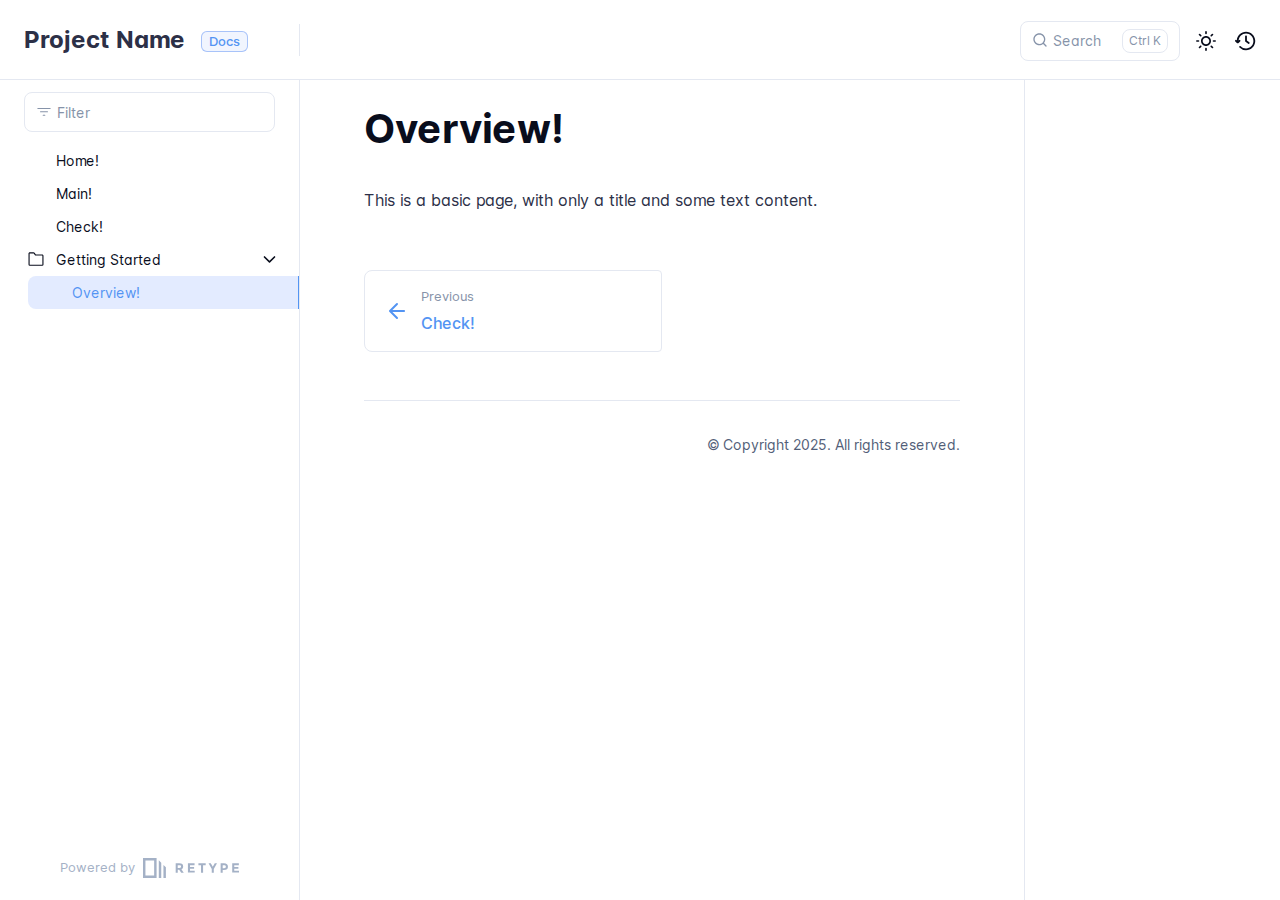
<file: getting_started/overview/index.html>
<!DOCTYPE html>
<html lang="en" class="h-full">
<head>
    <meta charset="UTF-8">
    <meta name="viewport" content="width=device-width,initial-scale=1">
    <meta name="turbo-cache-control" content="no-cache" data-turbo-track="reload" data-track-token="3.11.0.815793936686">

    <!-- See retype.com -->
    <meta name="generator" content="Retype 3.11.0">

    <!-- Primary Meta Tags -->
    <title>Overview!</title>
    <meta name="title" content="Overview!">
    <meta name="description" content="This is a basic page, with only a title and some text content.">

    <!-- Canonical -->
    <link rel="canonical" href="https://docs.example.com/getting_started/overview/">

    <!-- Open Graph / Facebook -->
    <meta property="og:type" content="website">
    <meta property="og:url" content="https://docs.example.com/getting_started/overview/">
    <meta property="og:title" content="Overview!">
    <meta property="og:description" content="This is a basic page, with only a title and some text content.">

    <!-- Twitter -->
    <meta property="twitter:card" content="summary_large_image">
    <meta property="twitter:url" content="https://docs.example.com/getting_started/overview/">
    <meta property="twitter:title" content="Overview!">
    <meta property="twitter:description" content="This is a basic page, with only a title and some text content.">

    <script data-cfasync="false">(function(){var cl=document.documentElement.classList,ls=localStorage.getItem("retype_scheme"),hd=cl.contains("dark"),hl=cl.contains("light"),wm=window.matchMedia&&window.matchMedia("(prefers-color-scheme: dark)").matches;if(ls==="dark"||(!ls&&wm&&!hd&&!hl)){cl.remove("light");cl.add("dark")}else if(ls==="light"||(!ls&&!wm&&!hd&&!hl)){cl.remove("dark");cl.add("light")}})();</script>

    <link href="../../resources/css/retype.css?v=3.11.0.815793936686" rel="stylesheet">

    <script data-cfasync="false" src="../../resources/js/config.js?v=3.11.0.815793936686" data-turbo-eval="false" defer></script>
    <script data-cfasync="false" src="../../resources/js/retype.js?v=3.11.0" data-turbo-eval="false" defer></script>
    <script id="lunr-js" data-cfasync="false" src="../../resources/js/lunr.js?v=3.11.0.815793936686" data-turbo-eval="false" defer></script>
</head>
<body>
    <div id="retype-app" class="relative text-base antialiased text-base-text bg-base-bg font-body">
        <div class="absolute bottom-0 left-0" style="top: 5rem; right: 50%"></div>
    
        <header id="retype-header" class="sticky top-0 z-30 flex w-full h-16 bg-header-bg border-b border-header-border md:h-20">
            <div class="container relative flex items-center justify-between pr-6 grow md:justify-start">
                <!-- Mobile menu button skeleton -->
                <button v-cloak class="skeleton retype-mobile-menu-button flex items-center justify-center shrink-0 overflow-hidden dark:text-white focus:outline-none rounded-full w-10 h-10 ml-3.5 md:hidden"><svg xmlns="http://www.w3.org/2000/svg" class="mb-px shrink-0" width="24" height="24" viewBox="0 0 24 24" role="presentation" style="margin-bottom: 0px;"><g fill="currentColor"><path d="M2 4h20v2H2zM2 11h20v2H2zM2 18h20v2H2z"></path></g></svg></button>
                <div v-cloak id="retype-sidebar-left-toggle-button"></div>
        
                <!-- Logo -->
                <div class="flex items-center justify-between h-full py-2 md:w-75">
                    <div class="flex items-center px-2 md:px-6">
                        <a id="retype-branding-logo" href="../../" class="flex items-center leading-snug text-2xl">
                            <span class="dark:text-white font-bold line-clamp-1 md:line-clamp-2">Project Name</span>
                        </a><span id="retype-branding-label" class="inline-flex mt-1 px-2 py-1 ml-4 text-xs font-medium leading-none items-center rounded-md bg-branding-label-bg text-branding-label-text ring-1 ring-branding-label-border ring-inset md:inline-block">Docs</span>
                    </div>
        
                    <span class="hidden h-8 border-r md:inline-block border-base-border"></span>
                </div>
        
                <div class="flex justify-between md:grow">
                    <!-- Top Nav -->
                    <nav id="retype-header-nav" class="hidden md:flex">
                        <ul class="flex flex-col mb-4 md:pl-16 md:mb-0 md:flex-row md:items-center">
                            
                        </ul>
                    </nav>
        
                    <!-- Header Right Skeleton -->
                    <div v-cloak class="flex justify-end grow skeleton">
        
                        <!-- Search input mock -->
                        <div class="relative hidden w-40 lg:block lg:max-w-sm lg:ml-auto">
                            <div class="absolute flex items-center justify-center h-full pl-3 dark:text-dark-300">
                                <svg xmlns="http://www.w3.org/2000/svg" class="icon-base" width="16" height="16" viewBox="0 0 24 24" aria-labelledby="icon" role="presentation" style="margin-bottom: 1px;"><g fill="currentColor" ><path d="M21.71 20.29l-3.68-3.68A8.963 8.963 0 0020 11c0-4.96-4.04-9-9-9s-9 4.04-9 9 4.04 9 9 9c2.12 0 4.07-.74 5.61-1.97l3.68 3.68c.2.19.45.29.71.29s.51-.1.71-.29c.39-.39.39-1.03 0-1.42zM4 11c0-3.86 3.14-7 7-7s7 3.14 7 7c0 1.92-.78 3.66-2.04 4.93-.01.01-.02.01-.02.01-.01.01-.01.01-.01.02A6.98 6.98 0 0111 18c-3.86 0-7-3.14-7-7z" ></path></g></svg>
                            </div>
                            <input class="w-full h-10 placeholder-search-placeholder transition-colors duration-200 ease-in bg-search-bg border border-transparent rounded md:text-sm hover:border-search-border-hover focus:outline-none focus:border-search-border-focus" style="padding: 0.625rem 0.75rem 0.625rem 2rem" type="text" placeholder="Search">
                        </div>
        
                        <!-- Mobile search button -->
                        <div class="flex items-center justify-center w-10 h-10 lg:hidden">
                            <svg xmlns="http://www.w3.org/2000/svg" class="shrink-0 icon-base" width="20" height="20" viewBox="0 0 24 24" aria-labelledby="icon" role="presentation" style="margin-bottom: 0px;"><g fill="currentColor" ><path d="M21.71 20.29l-3.68-3.68A8.963 8.963 0 0020 11c0-4.96-4.04-9-9-9s-9 4.04-9 9 4.04 9 9 9c2.12 0 4.07-.74 5.61-1.97l3.68 3.68c.2.19.45.29.71.29s.51-.1.71-.29c.39-.39.39-1.03 0-1.42zM4 11c0-3.86 3.14-7 7-7s7 3.14 7 7c0 1.92-.78 3.66-2.04 4.93-.01.01-.02.01-.02.01-.01.01-.01.01-.01.02A6.98 6.98 0 0111 18c-3.86 0-7-3.14-7-7z" ></path></g></svg>
                        </div>
        
                        <!-- Dark mode switch placeholder -->
                        <div class="w-10 h-10 lg:ml-2"></div>
        
                        <!-- History button -->
                        <div class="flex items-center justify-center w-10 h-10" style="margin-right: -0.625rem;">
                            <svg xmlns="http://www.w3.org/2000/svg" class="shrink-0 icon-base" width="22" height="22" viewBox="0 0 24 24" aria-labelledby="icon" role="presentation" style="margin-bottom: 0px;"><g fill="currentColor" ><g ><path d="M12.01 6.01c-.55 0-1 .45-1 1V12a1 1 0 00.4.8l3 2.22a.985.985 0 001.39-.2.996.996 0 00-.21-1.4l-2.6-1.92V7.01c.02-.55-.43-1-.98-1z"></path><path d="M12.01 1.91c-5.33 0-9.69 4.16-10.05 9.4l-.29-.26a.997.997 0 10-1.34 1.48l1.97 1.79c.19.17.43.26.67.26s.48-.09.67-.26l1.97-1.79a.997.997 0 10-1.34-1.48l-.31.28c.34-4.14 3.82-7.41 8.05-7.41 4.46 0 8.08 3.63 8.08 8.09s-3.63 8.08-8.08 8.08c-2.18 0-4.22-.85-5.75-2.4a.996.996 0 10-1.42 1.4 10.02 10.02 0 007.17 2.99c5.56 0 10.08-4.52 10.08-10.08.01-5.56-4.52-10.09-10.08-10.09z"></path></g></g></svg>
                        </div>
                    </div>
        
                    <div v-cloak class="flex justify-end grow">
                        <div id="retype-mobile-search-button"></div>
                        <doc-search-desktop></doc-search-desktop>
        
                        <doc-theme-switch class="lg:ml-2"></doc-theme-switch>
                        <doc-history></doc-history>
                    </div>
                </div>
            </div>
        </header>
    
    
        <div id="retype-container" class="container relative flex bg-white">
            <!-- Sidebar Skeleton -->
            <div v-cloak class="fixed flex flex-col shrink-0 duration-300 ease-in-out bg-sidebar-left-bg border-sidebar-left-border sidebar top-20 w-75 border-r h-screen md:sticky transition-transform skeleton">
            
                <div class="flex items-center h-16 px-6">
                    <input class="w-full h-8 px-3 py-2 transition-colors duration-200 ease-linear bg-filter-bg border border-filter-border rounded shadow-none text-sm focus:outline-none focus:border-filter-border-focus" type="text" placeholder="Filter">
                </div>
            
                <div class="pl-6 mt-1 mb-4">
                    <div class="w-32 h-3 mb-4 bg-skeleton-bg rounded-full loading"></div>
                    <div class="w-48 h-3 mb-4 bg-skeleton-bg rounded-full loading"></div>
                    <div class="w-40 h-3 mb-4 bg-skeleton-bg rounded-full loading"></div>
                    <div class="w-32 h-3 mb-4 bg-skeleton-bg rounded-full loading"></div>
                    <div class="w-48 h-3 mb-4 bg-skeleton-bg rounded-full loading"></div>
                    <div class="w-40 h-3 mb-4 bg-skeleton-bg rounded-full loading"></div>
                </div>
            
                <div class="shrink-0 mt-auto bg-transparent dark:border-base-border">
                    <a class="flex items-center justify-center flex-nowrap h-16 text-gray-350 dark:text-dark-400 hover:text-gray-600 dark:hover:text-dark-300 transition-colors duration-150 ease-in docs-powered-by" target="_blank" href="https://retype.com/" rel="noopener">
                        <span class="text-xs whitespace-nowrap">Powered by</span>
                        <svg xmlns="http://www.w3.org/2000/svg" class="ml-2" fill="currentColor" width="96" height="20" overflow="visible"><path d="M0 0v20h13.59V0H0zm11.15 17.54H2.44V2.46h8.71v15.08zM15.8 20h2.44V4.67L15.8 2.22zM20.45 6.89V20h2.44V9.34z"/><g><path d="M40.16 8.44c0 1.49-.59 2.45-1.75 2.88l2.34 3.32h-2.53l-2.04-2.96h-1.43v2.96h-2.06V5.36h3.5c1.43 0 2.46.24 3.07.73s.9 1.27.9 2.35zm-2.48 1.1c.26-.23.38-.59.38-1.09 0-.5-.13-.84-.4-1.03s-.73-.28-1.39-.28h-1.54v2.75h1.5c.72 0 1.2-.12 1.45-.35zM51.56 5.36V7.2h-4.59v1.91h4.13v1.76h-4.13v1.92h4.74v1.83h-6.79V5.36h6.64zM60.09 7.15v7.48h-2.06V7.15h-2.61V5.36h7.28v1.79h-2.61zM70.81 14.64h-2.06v-3.66l-3.19-5.61h2.23l1.99 3.45 1.99-3.45H74l-3.19 5.61v3.66zM83.99 6.19c.65.55.97 1.4.97 2.55s-.33 1.98-1 2.51-1.68.8-3.04.8h-1.23v2.59h-2.06V5.36h3.26c1.42 0 2.45.28 3.1.83zm-1.51 3.65c.25-.28.37-.69.37-1.22s-.16-.92-.48-1.14c-.32-.23-.82-.34-1.5-.34H79.7v3.12h1.38c.68 0 1.15-.14 1.4-.42zM95.85 5.36V7.2h-4.59v1.91h4.13v1.76h-4.13v1.92H96v1.83h-6.79V5.36h6.64z"/></g></svg>
                    </a>
                </div>
            </div>
            
            <!-- Sidebar component -->
            <doc-sidebar v-cloak>
                <template #sidebar-footer>
                    <div class="shrink-0 mt-auto border-t md:bg-transparent md:border-none dark:border-base-border">
            
                        <a class="flex items-center justify-center flex-nowrap h-16 text-gray-350 dark:text-dark-400 hover:text-gray-600 dark:hover:text-dark-300 transition-colors duration-150 ease-in docs-powered-by" target="_blank" href="https://retype.com/" rel="noopener">
                            <span class="text-xs whitespace-nowrap">Powered by</span>
                            <svg xmlns="http://www.w3.org/2000/svg" class="ml-2" fill="currentColor" width="96" height="20" overflow="visible"><path d="M0 0v20h13.59V0H0zm11.15 17.54H2.44V2.46h8.71v15.08zM15.8 20h2.44V4.67L15.8 2.22zM20.45 6.89V20h2.44V9.34z"/><g><path d="M40.16 8.44c0 1.49-.59 2.45-1.75 2.88l2.34 3.32h-2.53l-2.04-2.96h-1.43v2.96h-2.06V5.36h3.5c1.43 0 2.46.24 3.07.73s.9 1.27.9 2.35zm-2.48 1.1c.26-.23.38-.59.38-1.09 0-.5-.13-.84-.4-1.03s-.73-.28-1.39-.28h-1.54v2.75h1.5c.72 0 1.2-.12 1.45-.35zM51.56 5.36V7.2h-4.59v1.91h4.13v1.76h-4.13v1.92h4.74v1.83h-6.79V5.36h6.64zM60.09 7.15v7.48h-2.06V7.15h-2.61V5.36h7.28v1.79h-2.61zM70.81 14.64h-2.06v-3.66l-3.19-5.61h2.23l1.99 3.45 1.99-3.45H74l-3.19 5.61v3.66zM83.99 6.19c.65.55.97 1.4.97 2.55s-.33 1.98-1 2.51-1.68.8-3.04.8h-1.23v2.59h-2.06V5.36h3.26c1.42 0 2.45.28 3.1.83zm-1.51 3.65c.25-.28.37-.69.37-1.22s-.16-.92-.48-1.14c-.32-.23-.82-.34-1.5-.34H79.7v3.12h1.38c.68 0 1.15-.14 1.4-.42zM95.85 5.36V7.2h-4.59v1.91h4.13v1.76h-4.13v1.92H96v1.83h-6.79V5.36h6.64z"/></g></svg>
                        </a>
                    </div>
                </template>
            </doc-sidebar>
    
            <div class="grow min-w-0 bg-body-bg">
                <!-- Render "toolbar" template here on api pages --><!-- Render page content -->
                <div class="flex">
                    <div id="retype-main" class="min-w-0 p-4 grow md:px-16">
                        <main class="relative pb-12 lg:pt-2">
                            <div class="retype-markdown" id="retype-content">
                                <!-- Rendered if sidebar right is enabled -->
                                <div id="retype-sidebar-right-toggle"></div>
                                <!-- Page content  -->
<doc-anchor-target id="overview" class="break-words">
    <h1>
        <doc-anchor-trigger class="header-anchor-trigger" to="#overview">#</doc-anchor-trigger>
        <span>Overview!</span>
    </h1>
</doc-anchor-target>
<p>This is a basic page, with only a title and some text content.</p>

                                
                                <!-- Required only on API pages -->
                                <doc-toolbar-member-filter-no-results></doc-toolbar-member-filter-no-results>
                            </div>
                            <footer id="retype-content-footer" class="clear-both">
                            
                                <nav id="retype-nextprev" class="print:hidden flex mt-14">
                                    <div class="w-1/2">
                                        <a class="px-5 py-4 h-full flex items-center break-normal font-medium text-body-link border border-base-border hover:border-base-border-hover rounded-r rounded-l-lg transition-colors duration-150 relative hover:z-5" href="../../a/">
                                            <svg xmlns="http://www.w3.org/2000/svg" class="mr-3" width="24" height="24" viewBox="0 0 24 24" fill="currentColor" overflow="visible"><path d="M19 11H7.41l5.29-5.29a.996.996 0 10-1.41-1.41l-7 7a1 1 0 000 1.42l7 7a1.024 1.024 0 001.42-.01.996.996 0 000-1.41L7.41 13H19c.55 0 1-.45 1-1s-.45-1-1-1z" /><path fill="none" d="M0 0h24v24H0z" /></svg>
                                            <span>
                                                <span class="block text-xs font-normal text-base-text-muted">Previous</span>
                                                <span class="block mt-1">Check!</span>
                                            </span>
                                        </a>
                                    </div>
                            
                                    <div class="w-1/2">
                                    </div>
                                </nav>
                            </footer>
                        </main>
                
                        <div id="retype-page-footer" class="print:border-none border-t border-base-border pt-6 mb-8">
                            <footer class="flex flex-wrap items-center justify-between print:justify-center">
                                <div id="retype-footer-links" class="print:hidden">
                                    <ul class="flex flex-wrap items-center text-sm">
                                    </ul>
                                </div>
                                <div id="retype-copyright" class="print:justify-center py-2 text-footer-text font-footer-link-weight text-sm leading-relaxed"><p>© Copyright 2025. All rights reserved.</p></div>
                            </footer>
                        </div>
                    </div>
                
                    <!-- Rendered if sidebar right is enabled -->
                    <!-- Sidebar right skeleton-->
                    <div v-cloak class="fixed top-0 bottom-0 right-0 translate-x-full bg-sidebar-right-bg border-sidebar-right-border lg:sticky lg:border-l lg:shrink-0 lg:pt-6 lg:transform-none sm:w-1/2 lg:w-64 lg:z-0 md:w-104 sidebar-right skeleton">
                        <div class="pl-5">
                            <div class="w-32 h-3 mb-4 bg-skeleton-bg rounded-full loading"></div>
                            <div class="w-48 h-3 mb-4 bg-skeleton-bg rounded-full loading"></div>
                            <div class="w-40 h-3 mb-4 bg-skeleton-bg rounded-full loading"></div>
                        </div>
                    </div>
                
                    <!-- User should be able to hide sidebar right -->
                    <doc-sidebar-right v-cloak></doc-sidebar-right>
                </div>

            </div>
        </div>
    
        <doc-search-mobile></doc-search-mobile>
        <doc-back-to-top></doc-back-to-top>
    </div>


    <div id="retype-overlay-target"></div>

    <script data-cfasync="false">window.__DOCS__ = { "title": "Overview!", level: 2, icon: "file", hasPrism: false, hasMermaid: false, hasMath: false, tocDepth: 23 }</script>
</body>
</html>
</file>
